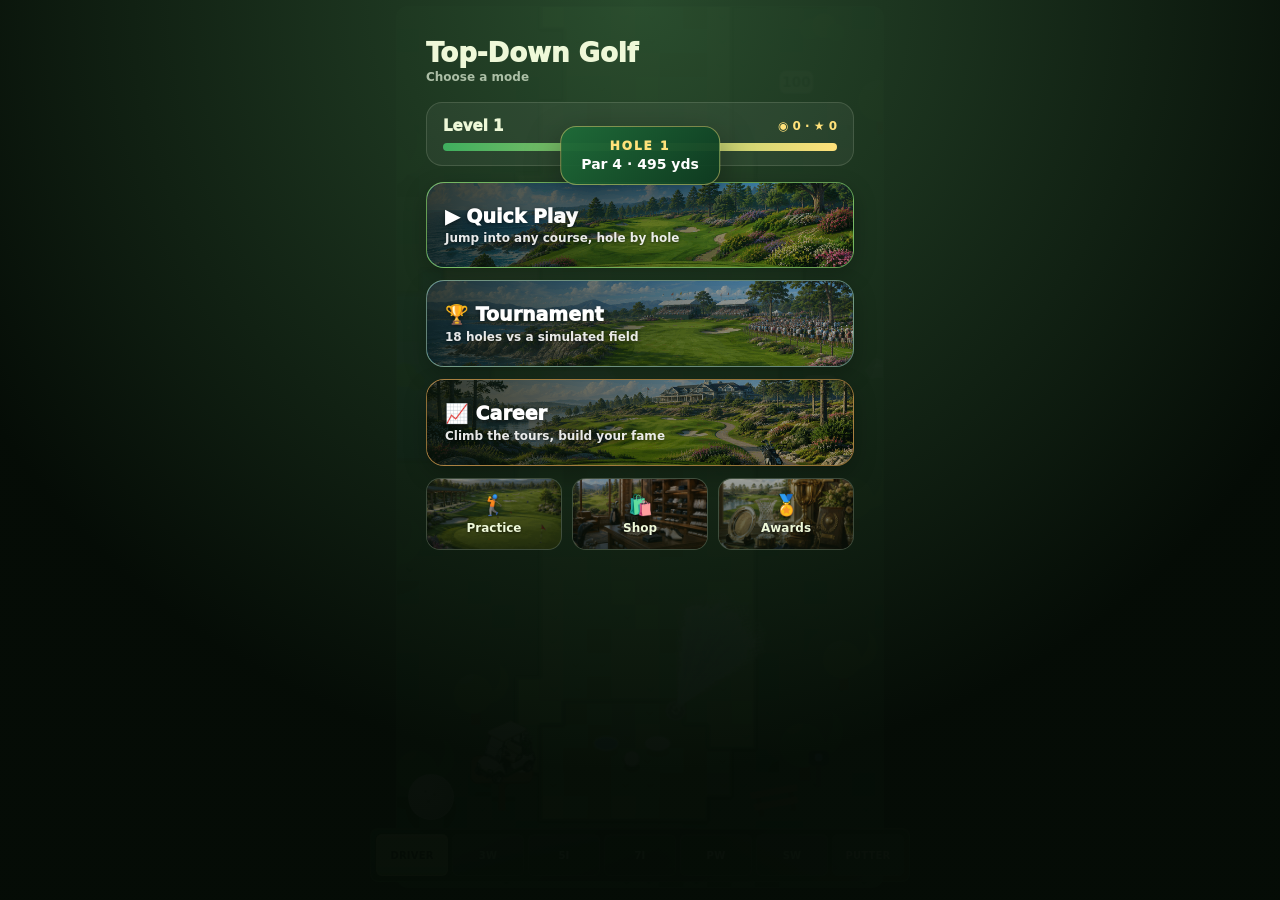
<file: index.html>
<!doctype html>
<html lang="en">
<head>
  <meta charset="utf-8" />
  <meta name="viewport" content="width=device-width,initial-scale=1,viewport-fit=cover" />
  <title>Top-Down Golf Prototype</title>
  <link rel="stylesheet" href="style.css?v=round068" />
  <link rel="stylesheet" href="ui-layout-fix.css?v=round068" />
</head>
<body>
  <main class="app-shell">
    <header class="top-panel">
      <div>
        <p class="eyebrow" id="holeLabel">Hole 1 · Par 4</p>
        <h1>Top-Down Golf</h1>
        <p class="sub">Pull back from the ball, release to lock aim and power, then tap the moving strike marker in the green zone.</p>
      </div>
      <div class="score-card">
        <span>Strokes</span>
        <strong id="strokes">0</strong>
      </div>
    </header>

    <section class="status-grid" aria-label="Shot status">
      <div><span>Lie</span><strong id="lie">Tee</strong></div>
      <div><span>Club</span><strong id="club">Driver</strong></div>
      <div><span>Pin</span><strong id="distance">0 yd</strong></div>
      <div><span>Power</span><strong id="power">0%</strong></div>
    </section>

    <canvas id="course" width="420" height="760" aria-label="Playable top-down golf course"></canvas>

    <section class="club-panel" aria-label="Golf bag club selection">
      <button data-club="driver" class="selected">Driver</button>
      <button data-club="wood3">3W</button>
      <button data-club="iron5">5I</button>
      <button data-club="iron7">7I</button>
      <button data-club="wedgeP">PW</button>
      <button data-club="wedgeS">SW</button>
      <button data-club="putter">Putter</button>
    </section>

    <section class="actions">
      <button id="resetShot" type="button">Reset ball</button>
      <button id="newHole" type="button">Restart hole</button>
    </section>

    <p class="hint" id="hint">Pull back from the ball, release to lock aim and power, then tap the moving strike marker in the green zone.</p>
  </main>

  <script src="shared.js?v=round068"></script>
  <script src="hole-data.js?v=round068"></script>
  <script src="props.js?v=round068"></script>
  <script src="surface-rendering.js?v=liefix1"></script>
  <script src="slope-v034.js?v=round068"></script>
  <!-- Stage A: engine-core.js replaces game.js + active-tuning.js + putting-physics-v027.js + shot-shape-v031.js -->
  <script src="engine-core.js?v=stageA9"></script>
  <!-- Slope rethink: real green height-field break model (overrides getGreenSlopeAt) -->
  <script src="slope-field.js?v=slope5"></script>
  <script src="ui-polish.js?v=round068"></script>
  <!-- Redesigned swing/timing meter -->
  <script src="swing-meter.js?v=meter1"></script>
  <script src="version-badge.js?v=round068"></script>
  <!-- Stage B: round-core.js replaces round-v035.js and folds in round-v036.js's par-3 hole data -->
  <script src="round-core.js?v=stageB"></script>
  <script src="round-v036.js?v=round068"></script>
  <script src="round-v037.js?v=round068"></script>
  <script src="round-v038.js?v=round068"></script>
  <script src="round-v039.js?v=round068"></script>
  <script src="round-v040.js?v=round068"></script>
  <script src="round-v041.js?v=round068"></script>
  <script src="round-v042.js?v=round068"></script>
  <script src="round-v043.js?v=round068"></script>
  <script src="round-v044.js?v=round068"></script>
  <script src="course-menu-v045.js?v=round068"></script>
  <script src="courses-v046.js?v=palmfix2"></script>
  <!-- 5 new 18-hole courses: desert, moor, moon, mars, sky -->
  <script src="new-courses.js?v=new3"></script>
  <!-- high-detail per-theme objects for new courses -->
  <script src="course-detail.js?v=detail18"></script>
  <!-- Full creative visual redo of all 5 courses (base renderer; graphics-enhance layers lighting on top) -->
  <script src="course-visuals.js?v=redo16"></script>
  <script src="course-menu-svg-v047.js?v=round068"></script>
  <script src="course-menu-hybrid-v048.js?v=round068"></script>
  <script src="course-menu-classic-exit-v049.js?v=round068"></script>
  <script src="ball-menu-exit-style-v050.js?v=round068"></script>
  <!-- Photo course tiles: always-on image previews from images/course-<id>.jpg -->
  <!-- XP / levels / coins / unlocks / customisation -->
  <script src="progression.js?v=prog5"></script>
  <script src="course-menu-photos.js?v=photos7"></script>
  <!-- daily challenge: one date-seeded hole per day -->
  <script src="daily-challenge.js?v=daily2"></script>
  <!-- new game modes & systems -->
  <script src="achievements.js?v=achv4"></script>
  <script src="driving-range.js?v=range2"></script>
  <script src="putting-green.js?v=putt1"></script>
  <script src="game-modes.js?v=modes8"></script>
  <script src="camera-polish-v051.js?v=cam2"></script>
  <script src="camera-shot-framing-v052.js?v=round068"></script>
  <script src="camera-settle-putt-v053.js?v=round068"></script>
  <script src="putting-zoom-bg-v054.js?v=zoom25"></script>
  <script src="green-settle-putter-v055.js?v=round068"></script>
  <script src="green-putter-hardfix-v056.js?v=round068"></script>
  <!-- Symmetric club handoff: switch away from putter when ball settles off the green -->
  <script src="putter-handoff-fix.js?v=handoff2"></script>
  <script src="progression-career-v057.js?v=round068"></script>
  <script src="pass-and-play.js?v=pp3"></script>
  <script src="customisation-v057.js?v=round068"></script>
  <script src="wind-system-v057.js?v=wind2"></script>
  <script src="wind-flight-ui-v058.js?v=round068"></script>
  <script src="ingame-crisp-ui-v059.js?v=round068"></script>
  <script src="unified-ingame-ui-v060.js?v=round068"></script>
  <script src="ui-theme-tracer-shimmer-v061.js?v=round068"></script>
  <script src="topbar-wind-shimmer-v062.js?v=round068"></script>
  <script src="wind-no-snap-v063.js?v=wind4"></script>
  <script src="wind-overlay-tracer-v064.js?v=round068"></script>
  <script src="flight-curve-overlay-v065.js?v=round068"></script>
  <!-- intentional draw/fade + reworked progressive flight curve (supersedes v065 updateFlight) -->
  <script src="shot-shaping.js?v=shape2"></script>
  <script src="wind-visible-overlay-v066.js?v=round068"></script>
  <script src="wind-coverage-v067.js?v=round068"></script>
  <script src="graphics-overhaul-v071.js?v=graphics071"></script>
  <!-- Stage C: depth, lighting & shadow enhancement (loads last, wraps drawCourse/drawBall) -->
  <script src="graphics-enhance.js?v=stageC3"></script>
  <!-- tile-grid pixel-art surface renderer -->
  <script src="tile-render.js?v=tile11"></script>
  <!-- Field-based green-read arrows: visualises the SAME slope the ball obeys (loads last) -->
  <script src="slope-read.js?v=slope9"></script>
  <!-- Wind-driven tree sway: scales with windStateV057.mph -->
  <script src="tree-sway.js?v=sway1"></script>
  <!-- pitch marks & divots -->
  <script src="ground-marks.js?v=marks1"></script>
  <!-- cinematic hole intro flyover + cart/sprinklers -->
  <script src="hole-intro.js?v=intro5"></script>
  <!-- hit-quality flash + score-name celebration -->
  <script src="feedback-fx.js?v=fx5"></script>
  <!-- remove superseded v057 customisation/career menus -->
  <script src="legacy-cleanup.js?v=clean3"></script>
  <!-- hidden dev tools, only active with ?dev=1 -->
  <script src="dev-tools.js?v=dev1"></script>
  <!-- procedural Web Audio sound system (wraps engine + modes) -->
  <script src="audio.js?v=audio1"></script>
</body>
</html>
</file>
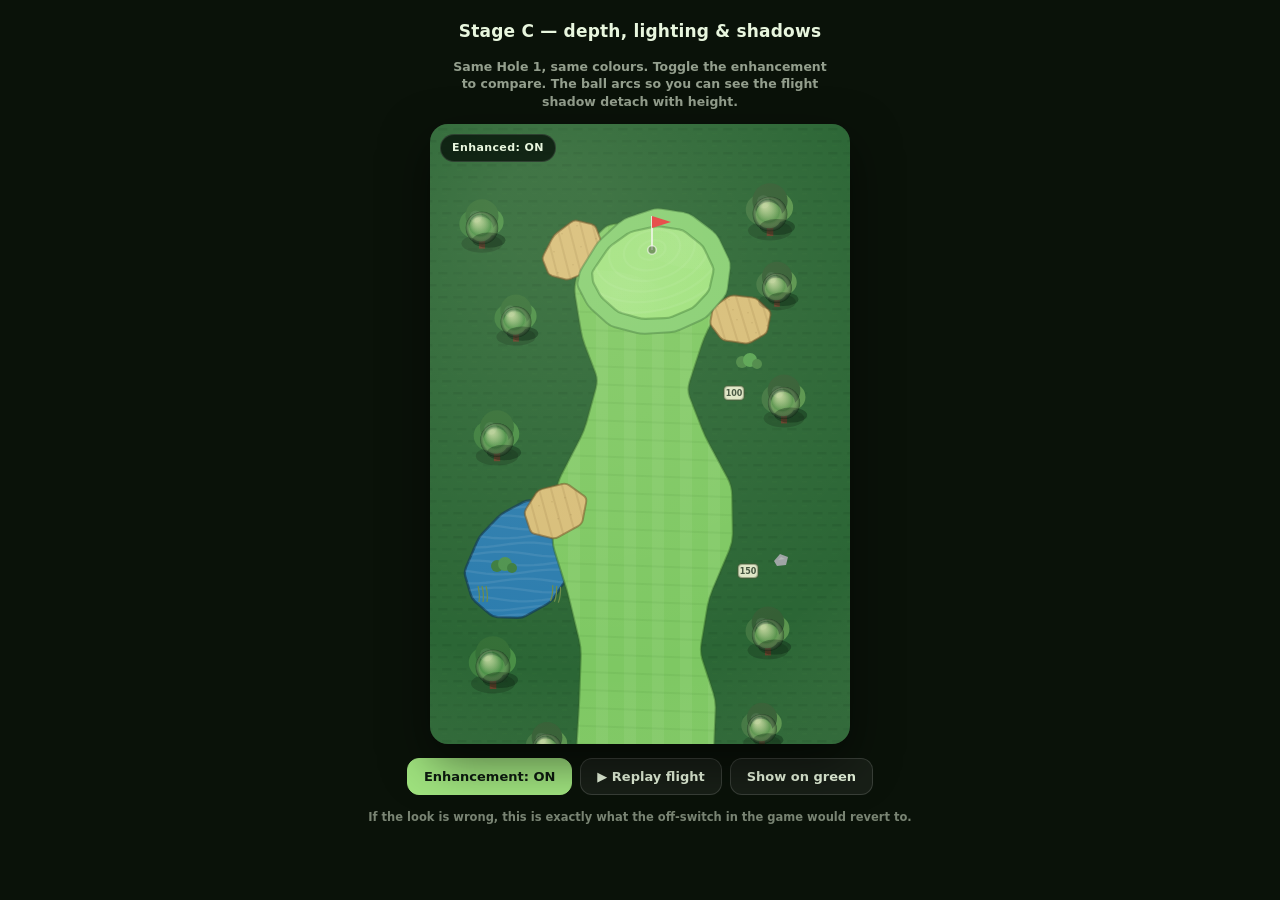
<file: graphics-preview.html>
<!doctype html>
<html lang="en">
<head>
<meta charset="utf-8">
<meta name="viewport" content="width=device-width, initial-scale=1, maximum-scale=1, user-scalable=no">
<title>Stage C graphics preview</title>
<style>
  :root { --ink:#0e1b10; --paper:#0a1209; }
  * { box-sizing:border-box; -webkit-tap-highlight-color:transparent; }
  body {
    margin:0; background:#0a1209; color:#e8f6de;
    font:600 15px/1.4 ui-sans-serif,system-ui,-apple-system,Segoe UI,Roboto,sans-serif;
    display:flex; flex-direction:column; align-items:center; gap:14px;
    padding:18px 12px 40px; min-height:100vh;
  }
  h1 { font-size:17px; font-weight:800; letter-spacing:.2px; margin:2px 0 0; }
  p.sub { margin:0; color:rgba(232,246,222,.62); font-size:12.5px; text-align:center; max-width:380px; }
  .stage { position:relative; width:min(420px,94vw); aspect-ratio:420/620; border-radius:18px; overflow:hidden;
           box-shadow:0 18px 48px rgba(0,0,0,.5), inset 0 0 0 1px rgba(255,255,255,.06); }
  canvas { width:100%; height:100%; display:block; }
  .tag { position:absolute; top:10px; left:10px; padding:5px 11px; border-radius:999px;
         background:rgba(6,16,8,.78); font-size:11px; font-weight:800; letter-spacing:.4px;
         border:1px solid rgba(255,255,255,.12); }
  .controls { display:flex; gap:8px; flex-wrap:wrap; justify-content:center; }
  button { appearance:none; border:1px solid rgba(255,255,255,.14); background:rgba(255,255,255,.06);
           color:#e8f6de; font:800 13px system-ui; padding:10px 16px; border-radius:12px; cursor:pointer;
           transition:transform .08s ease, background .15s ease; }
  button:active { transform:scale(.96); }
  button.on { background:#9fe27e; color:#0e1b10; border-color:#9fe27e; }
  .hint { font-size:11.5px; color:rgba(232,246,222,.5); }
</style>
</head>
<body>
<script>
// Surface ANY error visibly instead of leaving a silent black canvas.
window.addEventListener('error', function(ev){
  var b = document.getElementById('errbar');
  if(!b){ b=document.createElement('div'); b.id='errbar';
    b.style.cssText='position:fixed;left:0;right:0;bottom:0;z-index:9999;background:#3a0d0d;color:#ffd9d9;font:600 12px ui-monospace,monospace;padding:10px 12px;white-space:pre-wrap;border-top:2px solid #ff6b6b';
    document.body.appendChild(b); }
  b.textContent = '⚠ ' + (ev.message||ev.error&&ev.error.message||'error') + (ev.filename?('\n'+ev.filename+':'+ev.lineno):'');
});
</script>
  <h1>Stage C — depth, lighting &amp; shadows</h1>
  <p class="sub">Same Hole 1, same colours. Toggle the enhancement to compare. The ball arcs so you can see the flight shadow detach with height.</p>

  <div class="stage">
    <canvas id="c" width="420" height="620"></canvas>
    <div class="tag" id="tag">Enhanced: ON</div>
  </div>

  <div class="controls">
    <button id="toggle" class="on">Enhancement: ON</button>
    <button id="flight">▶ Replay flight</button>
    <button id="putt">Show on green</button>
  </div>
  <div class="hint">If the look is wrong, this is exactly what the off-switch in the game would revert to.</div>

<script src="shared.js"></script>
<script src="hole-data.js"></script>
<script src="props.js"></script>
<script src="surface-rendering.js"></script>
<script>
// --- minimal game-global shims the enhancement layer expects ----------------
// Expose as TRUE globals (via window) so the graphics-enhance IIFE — loaded as
// a separate <script> — resolves `ctx`, `canvas`, `ball`, `hole`, `getCamera`
// exactly the way it resolves engine-core's globals in the real game.
window.canvas = document.getElementById('c');
window.ctx = window.canvas.getContext('2d');
var canvas = window.canvas;
var ctx = window.ctx;

window.hole = JSON.parse(JSON.stringify(HOLES[0]));   // real Hole 1 data
var hole = window.hole;
window.ball = { x: hole.start.x, y: hole.start.y, vx:0, vy:0, moving:false, flight:null,
             holed:false, visualScale:1, radius:4.6, prevX:hole.start.x, prevY:hole.start.y };
var ball = window.ball;
window.getCamera = function(){ return { zoom:1, tx:0, ty:0 }; };   // full-hole view
var getCamera = window.getCamera;

// Base drawBall = the real customisation-style ball (flat shadow), so the
// "OFF" state matches what the game looks like today.
function drawBallBase(){
  ctx.save();
  ctx.fillStyle='rgba(0,0,0,0.22)';
  ctx.beginPath(); ctx.ellipse(ball.x, ball.y+5, ball.radius*1.1, ball.radius*0.6, 0,0,Math.PI*2); ctx.fill();
  ctx.fillStyle='#ffffff';
  ctx.beginPath(); ctx.arc(ball.x, ball.y, ball.radius*ball.visualScale, 0, Math.PI*2); ctx.fill();
  ctx.lineWidth=1; ctx.strokeStyle='rgba(0,0,0,0.16)'; ctx.stroke();
  ctx.fillStyle='rgba(255,255,255,0.86)';
  ctx.beginPath(); ctx.arc(ball.x-1.3, ball.y-1.6, Math.max(1.3, ball.radius*0.24), 0, Math.PI*2); ctx.fill();
  ctx.restore();
}
// NOTE: drawCourse and drawBall already exist as globals (drawCourse from
// surface-rendering.js; drawBall we define here). We must NOT redeclare them
// with let/const — that is a redeclaration error in shared global scope that
// would abort this script. Assign onto window instead, then capture the base
// refs for the toggle.
window.drawBall = drawBallBase;
window.baseDrawCourse = window.drawCourse;   // real base from surface-rendering.js
window.baseDrawBall = drawBallBase;
</script>
<script src="graphics-enhance.js"></script>
<script>
// After graphics-enhance.js runs, drawCourse/drawBall are the ENHANCED versions.
const enhancedDrawCourse = window.drawCourse;
const enhancedDrawBall = window.drawBall;
const baseDrawCourse = window.baseDrawCourse;
const baseDrawBall = window.baseDrawBall;
let enhanced = true;

function render(){
  if(!ctx){ throw new Error('2D context is null — canvas.getContext("2d") failed'); }
  ctx.clearRect(0,0,canvas.width,canvas.height);
  const dc = enhanced ? enhancedDrawCourse : baseDrawCourse;
  const db = enhanced ? enhancedDrawBall : baseDrawBall;
  dc(ctx, hole, canvas.width, canvas.height, performance.now(), false);
  db();
}

// --- flight animation: arc the ball from tee toward the green ---------------
let anim = null;
function startFlight(){
  cancelAnimationFrame(anim);
  const start = { x: hole.start.x, y: hole.start.y };
  const end = { x: hole.cup.x, y: hole.cup.y + 40 };
  const dur = 1500, t0 = performance.now(), height = 0.9;
  ball.flight = {}; ball.moving = true;
  (function step(){
    const t = clamp((performance.now()-t0)/dur, 0, 1);
    const ease = t;
    ball.x = lerp(start.x, end.x, ease);
    ball.y = lerp(start.y, end.y, ease);
    ball.visualScale = 1 + Math.sin(t*Math.PI) * height;   // same shape engine uses
    render();
    if (t < 1) anim = requestAnimationFrame(step);
    else { ball.visualScale = 1; ball.flight=null; ball.moving=false; render(); }
  })();
}

function showGreen(){
  cancelAnimationFrame(anim);
  ball.x = hole.cup.x - 14; ball.y = hole.cup.y + 26;
  ball.visualScale = 1; ball.flight=null; ball.moving=false;
  render();
}

document.getElementById('toggle').onclick = e => {
  enhanced = !enhanced;
  e.target.classList.toggle('on', enhanced);
  e.target.textContent = 'Enhancement: ' + (enhanced ? 'ON' : 'OFF');
  document.getElementById('tag').textContent = 'Enhanced: ' + (enhanced ? 'ON' : 'OFF');
  render();
};
document.getElementById('flight').onclick = startFlight;
document.getElementById('putt').onclick = showGreen;

// ambient water animation
(function loop(){ render(); requestAnimationFrame(loop); })();
</script>
</body>
</html>
</file>
<file: style.css>
:root {
  color-scheme: dark;
  --bg: #102013;
  --panel: rgba(16, 28, 18, 0.92);
  --panel-2: rgba(22, 36, 24, 0.95);
  --border: rgba(255,255,255,0.12);
  --text: #eef6e6;
  --muted: #bfd4b8;
  --accent: #8fd07a;
  --accent-2: #f0e47c;
}

* { box-sizing: border-box; }
html, body { margin: 0; min-height: 100%; background: radial-gradient(circle at top, #18311c 0%, #0d180f 60%, #091109 100%); color: var(--text); font-family: Inter, system-ui, -apple-system, Segoe UI, Roboto, sans-serif; }
body { display: flex; justify-content: center; padding: 12px; }

.app-shell {
  width: min(100%, 540px);
  min-height: calc(100dvh - 24px);
  display: grid;
  grid-template-rows: auto auto minmax(0, 1fr) auto auto;
  gap: 10px;
}

.top-panel, .status-grid, .club-panel, .actions, .hint {
  background: var(--panel);
  border: 1px solid var(--border);
  border-radius: 18px;
  backdrop-filter: blur(8px);
}

.top-panel {
  display: flex;
  justify-content: space-between;
  gap: 16px;
  padding: 14px 16px;
}

.eyebrow {
  margin: 0 0 4px;
  color: var(--muted);
  font-size: 0.82rem;
  letter-spacing: 0.04em;
  text-transform: uppercase;
}

h1 { margin: 0; font-size: 1.35rem; }
.sub { margin: 6px 0 0; color: var(--muted); font-size: 0.92rem; line-height: 1.35; }

.score-card {
  min-width: 92px;
  padding: 8px 10px;
  border-radius: 14px;
  background: var(--panel-2);
  border: 1px solid var(--border);
  align-self: start;
  text-align: center;
}
.score-card span { display: block; color: var(--muted); font-size: 0.8rem; }
.score-card strong { font-size: 1.7rem; }

.status-grid {
  display: grid;
  grid-template-columns: repeat(4, 1fr);
  gap: 8px;
  padding: 10px;
}
.status-grid div {
  background: rgba(255,255,255,0.03);
  border: 1px solid rgba(255,255,255,0.08);
  border-radius: 12px;
  padding: 8px;
  text-align: center;
}
.status-grid span { display: block; color: var(--muted); font-size: 0.76rem; margin-bottom: 3px; }
.status-grid strong { font-size: 0.94rem; }

#course {
  width: auto;
  max-width: 100%;
  height: min(52dvh, 560px);
  justify-self: center;
  display: block;
  border-radius: 20px;
  background: #2b5a2f;
  border: 1px solid rgba(255,255,255,0.12);
  box-shadow: 0 18px 40px rgba(0,0,0,0.3);
  touch-action: none;
}

.club-panel {
  display: grid;
  grid-template-columns: repeat(7, minmax(0, 1fr));
  gap: 8px;
  padding: 10px;
}

.club-panel button, .actions button {
  appearance: none;
  border: 1px solid rgba(255,255,255,0.12);
  color: var(--text);
  background: rgba(255,255,255,0.05);
  border-radius: 12px;
  padding: 10px 8px;
  font-weight: 700;
  cursor: pointer;
}
.club-panel button.selected {
  background: linear-gradient(180deg, rgba(157,225,128,0.35), rgba(120,182,95,0.2));
  border-color: rgba(173,240,143,0.5);
  box-shadow: inset 0 0 0 1px rgba(255,255,255,0.06);
}
.actions {
  display: grid;
  grid-template-columns: 1fr 1fr;
  gap: 10px;
  padding: 10px;
}
.actions button { background: rgba(255,255,255,0.06); }
.hint {
  margin: 0;
  padding: 12px 14px;
  color: var(--muted);
  line-height: 1.4;
  font-size: 0.92rem;
}

@media (max-width: 520px) {
  body { padding: 8px; }
  .app-shell { min-height: calc(100dvh - 16px); gap: 8px; }
  .top-panel { padding: 11px 12px; }
  .sub { display: none; }
  .status-grid { grid-template-columns: repeat(4, 1fr); gap: 6px; padding: 8px; }
  .status-grid div { padding: 6px 4px; }
  .club-panel { grid-template-columns: repeat(7, 1fr); gap: 5px; padding: 8px; }
  .club-panel button { padding: 8px 3px; font-size: 0.74rem; }
  .actions { padding: 8px; }
  .hint { padding: 9px 11px; font-size: 0.84rem; }
}
</file>
<file: ui-layout-fix.css>
html,
body {
  height: 100%;
  overflow: hidden;
}

body {
  padding: 6px;
  background:
    linear-gradient(180deg, rgba(255,255,255,0.035), rgba(255,255,255,0) 22%),
    radial-gradient(circle at 50% 0%, #142718 0%, #081008 72%);
}

.top-panel,
.status-grid,
.hint {
  display: none;
}

.app-shell {
  position: relative;
  width: min(100%, 560px);
  height: calc(100dvh - 12px);
  min-height: 0;
  display: grid;
  grid-template-rows: minmax(0, 1fr) auto;
  gap: 6px;
}

#course {
  grid-row: 1;
  height: 100%;
  max-height: none;
  align-self: stretch;
  border-radius: 12px;
  border: 1px solid rgba(222, 255, 210, 0.22);
  box-shadow:
    0 0 0 1px rgba(0,0,0,0.34),
    0 18px 38px rgba(0,0,0,0.38);
}

.actions {
  grid-row: 2;
  padding: 5px;
  gap: 5px;
  background: rgba(7, 12, 8, 0.88);
  border: 1px solid rgba(222,255,210,0.14);
  border-radius: 10px;
  backdrop-filter: none;
}

.actions button {
  padding: 7px 8px;
  font-size: 0.75rem;
  min-height: 30px;
  border-radius: 7px;
  border: 1px solid rgba(222,255,210,0.15);
  background: linear-gradient(180deg, rgba(255,255,255,0.075), rgba(255,255,255,0.025));
  color: #eaf4e3;
  letter-spacing: 0.015em;
  text-transform: uppercase;
  box-shadow: inset 0 1px 0 rgba(255,255,255,0.08);
}

.actions button:active,
.club-panel button:active {
  transform: translateY(1px);
}

.club-panel {
  position: absolute;
  left: 10px;
  right: 10px;
  bottom: 48px;
  z-index: 5;
  display: grid;
  grid-template-columns: repeat(7, 1fr);
  gap: 4px;
  padding: 5px;
  background: rgba(5, 11, 7, 0.88);
  border: 1px solid rgba(222,255,210,0.16);
  border-radius: 10px;
  box-shadow:
    0 10px 24px rgba(0,0,0,0.24),
    inset 0 1px 0 rgba(255,255,255,0.07);
  backdrop-filter: none;
}

.club-panel button {
  padding: 8px 2px;
  min-height: 31px;
  font-size: 0.68rem;
  border-radius: 6px;
  border: 1px solid rgba(222,255,210,0.12);
  background: rgba(255,255,255,0.045);
  color: rgba(236,246,228,0.86);
  font-weight: 850;
  letter-spacing: 0.015em;
  text-transform: uppercase;
  box-shadow: inset 0 1px 0 rgba(255,255,255,0.06);
}

.club-panel button.selected {
  color: #071007;
  background: linear-gradient(180deg, #c8f47c 0%, #86d758 100%);
  border-color: rgba(230,255,179,0.86);
  box-shadow:
    0 0 0 1px rgba(5,15,5,0.28),
    0 0 14px rgba(132,215,88,0.32),
    inset 0 1px 0 rgba(255,255,255,0.42);
}

@media (max-width: 520px) {
  body {
    padding: 4px;
  }

  .app-shell {
    width: 100%;
    height: calc(100dvh - 8px);
    gap: 5px;
  }

  #course {
    border-radius: 10px;
  }

  .actions {
    padding: 4px;
  }

  .actions button {
    padding: 6px;
    font-size: 0.7rem;
    min-height: 28px;
  }

  .club-panel {
    left: 8px;
    right: 8px;
    bottom: 40px;
    gap: 3px;
    padding: 4px;
    border-radius: 9px;
  }

  .club-panel button {
    padding: 7px 1px;
    min-height: 29px;
    font-size: 0.64rem;
  }
}
</file>
